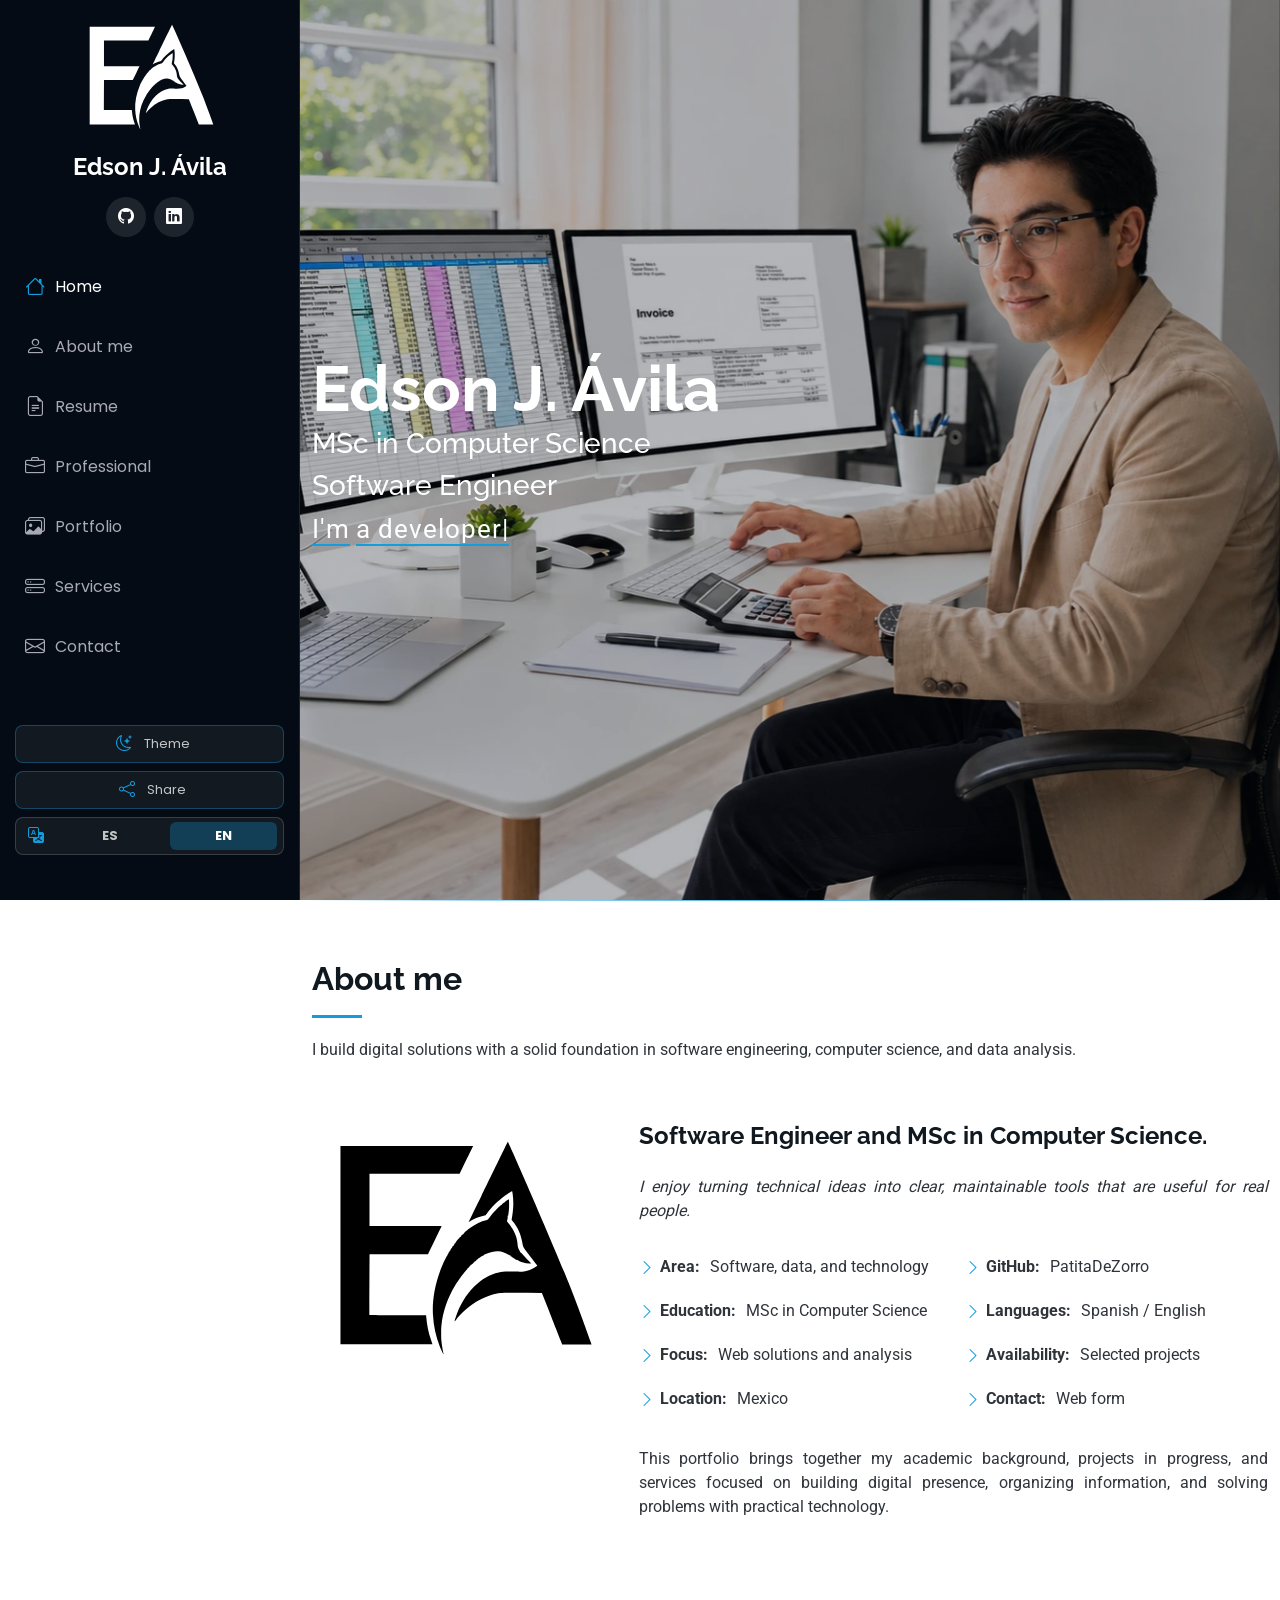
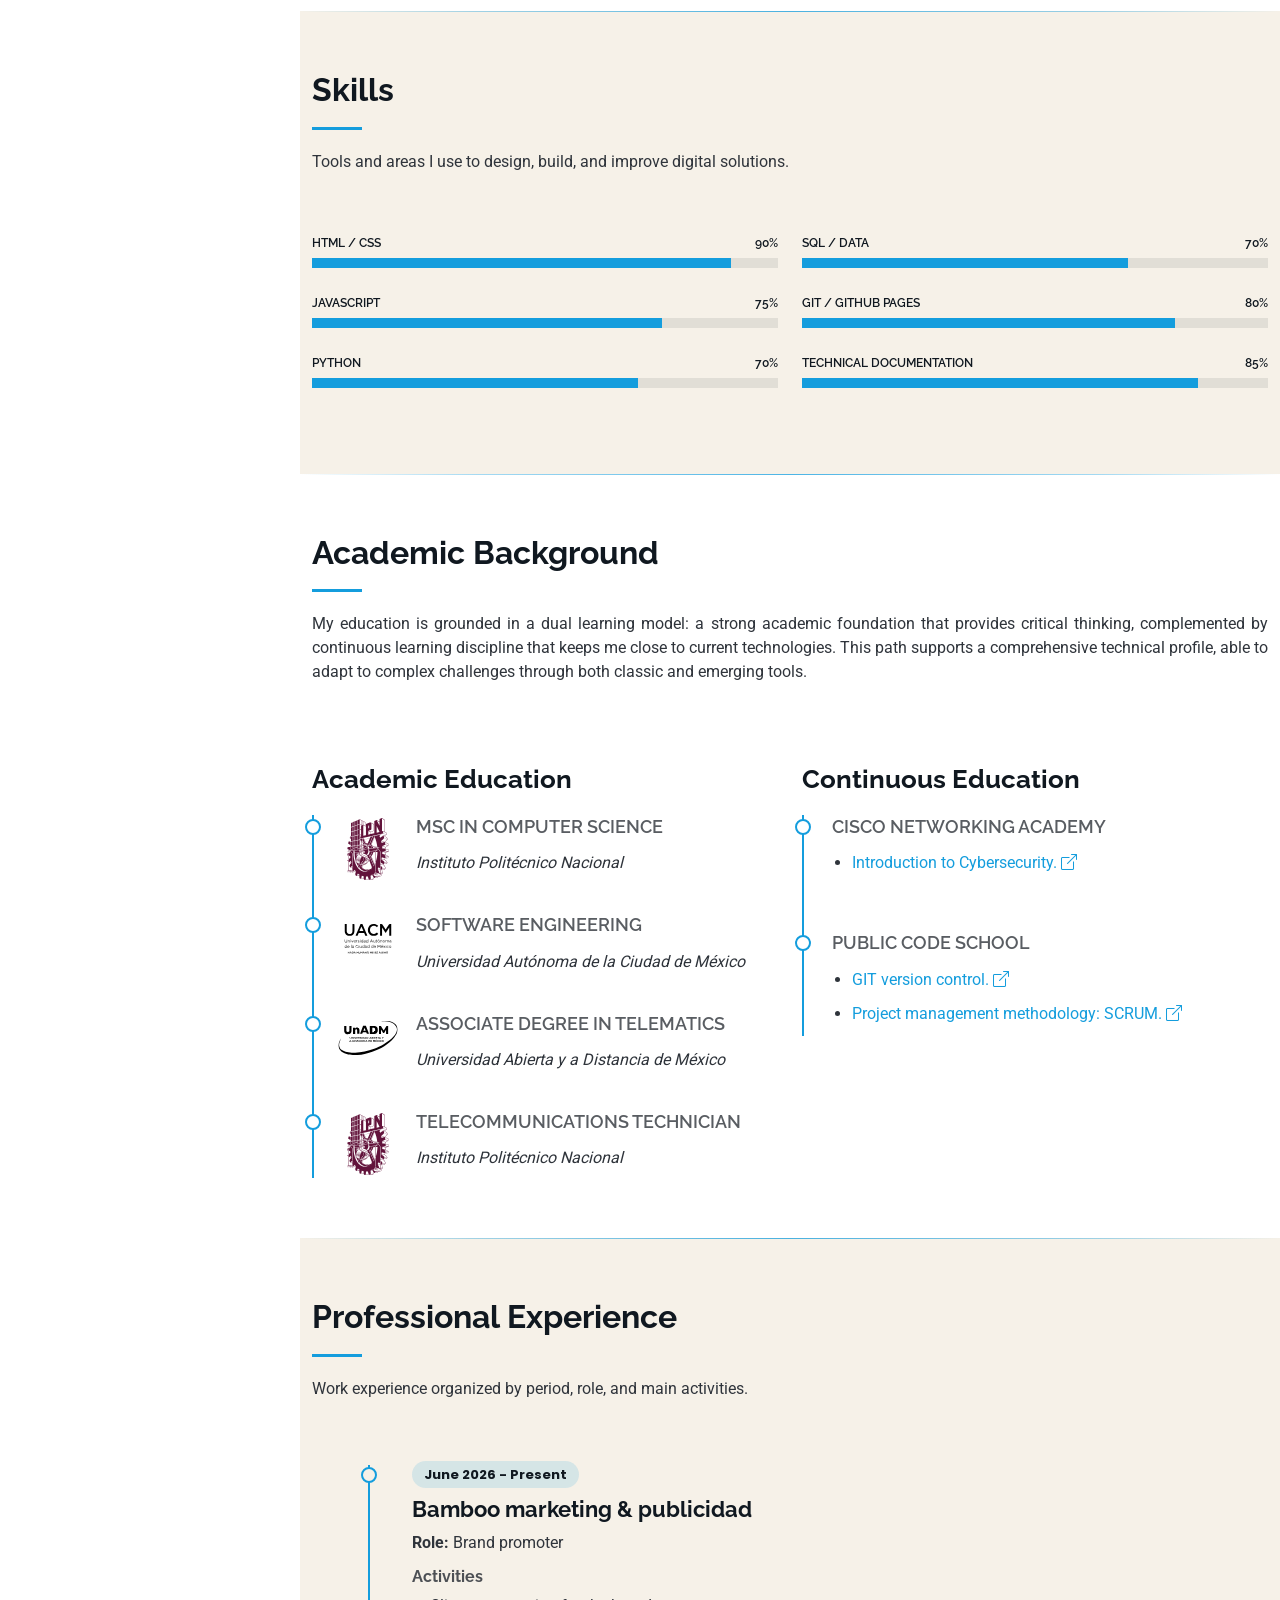
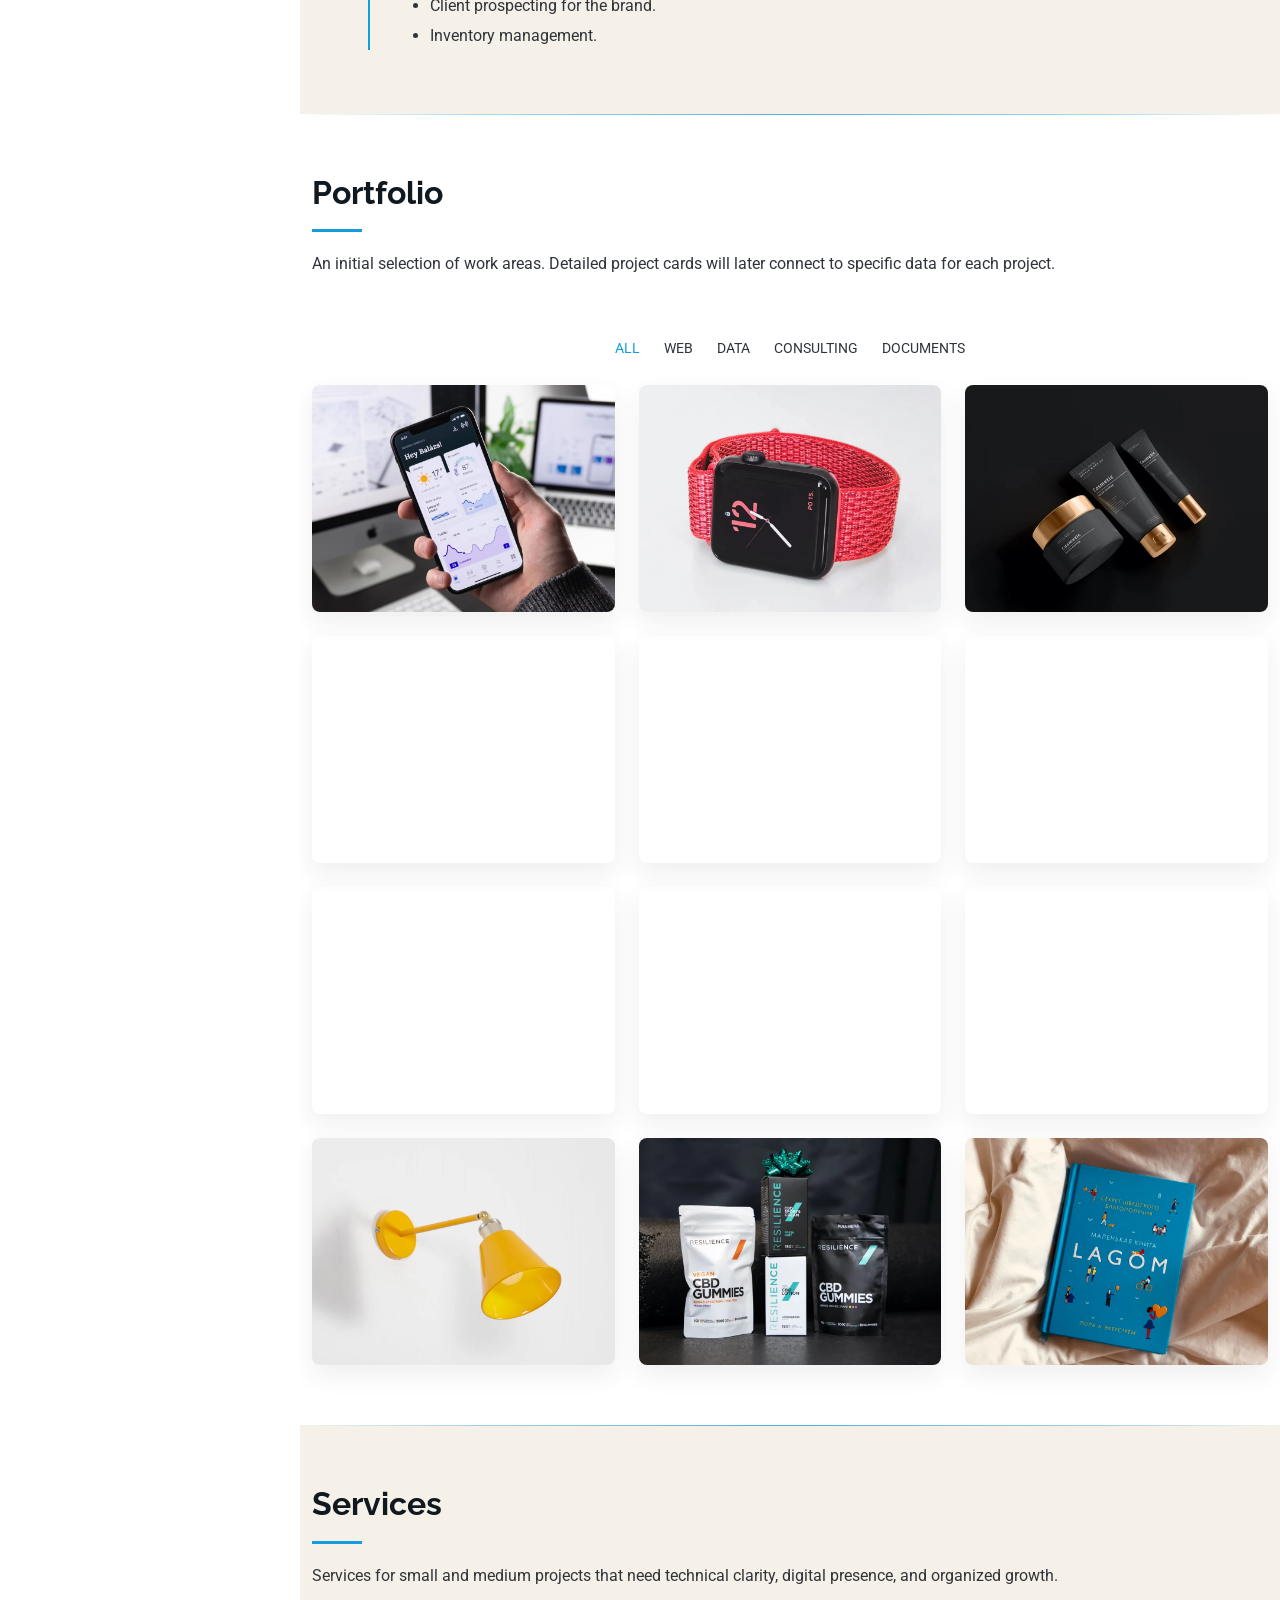
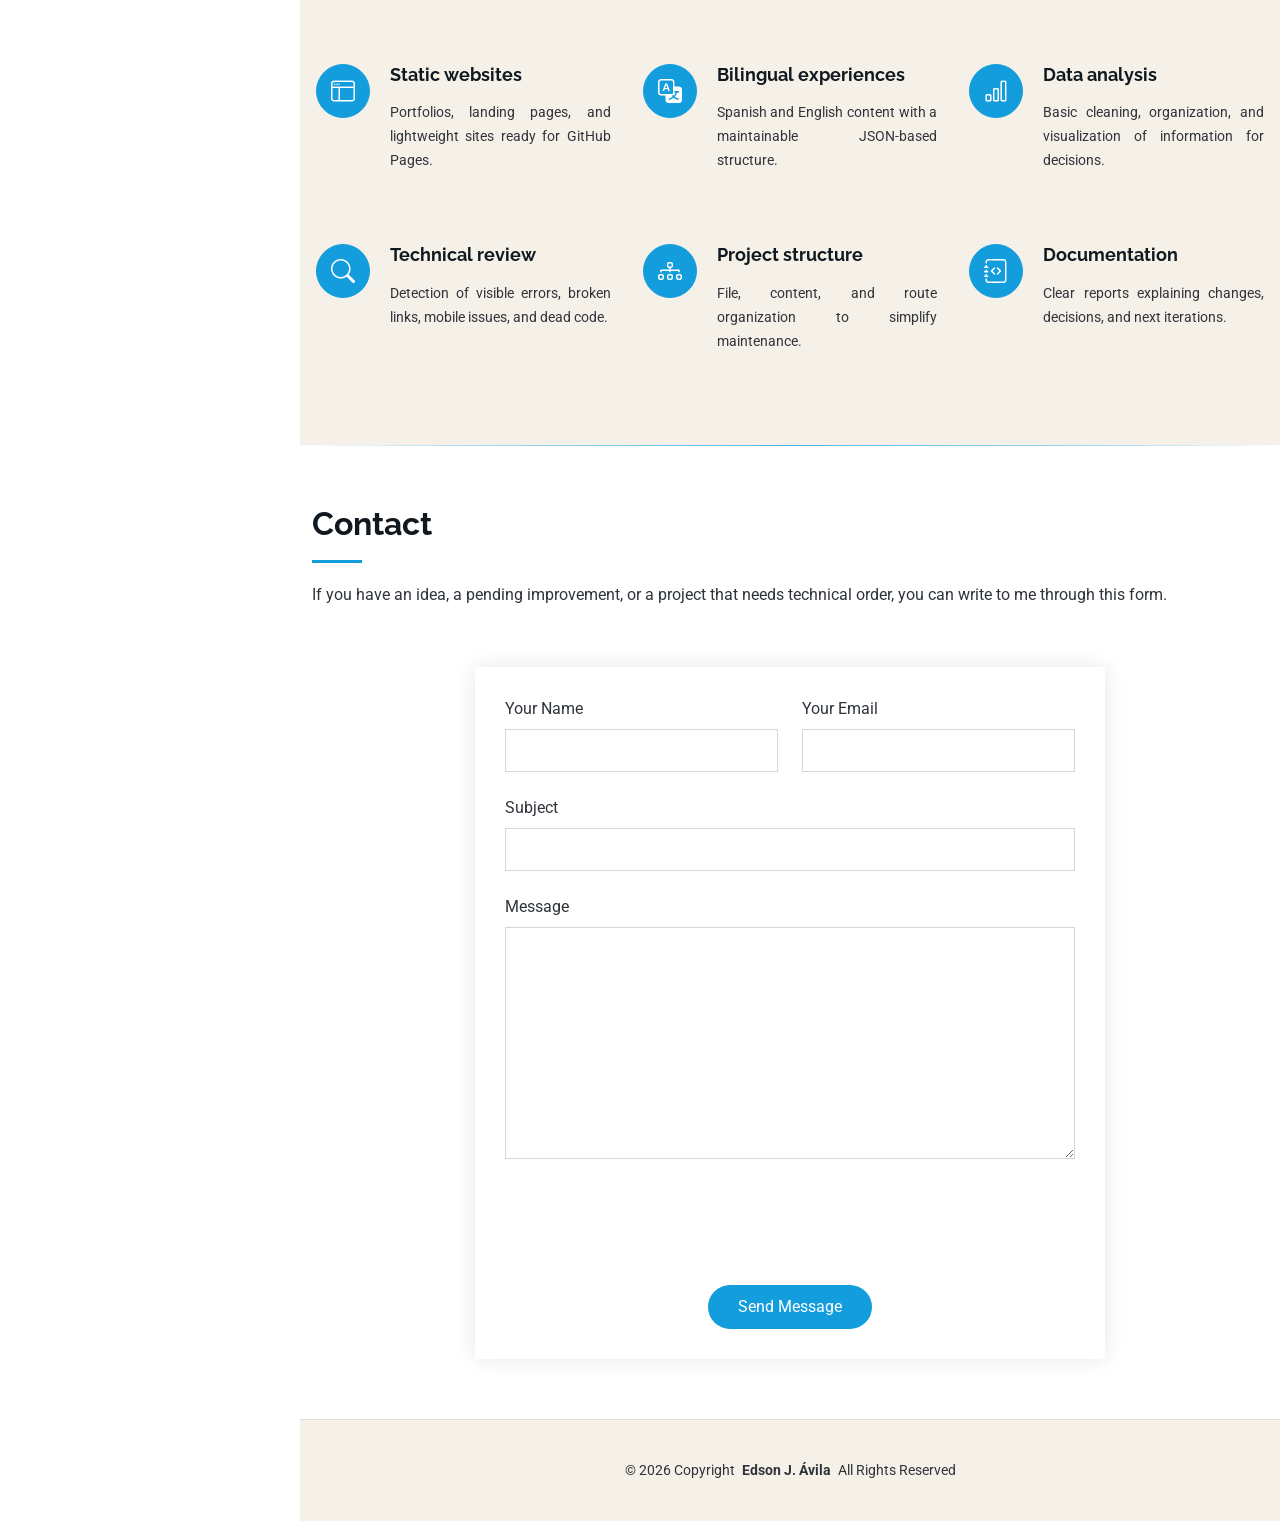
<file: index.html>
<!DOCTYPE html>
<html lang="es">

<head>
  <meta charset="utf-8">
  <meta content="width=device-width, initial-scale=1.0" name="viewport">
  <title>Edson J. Ávila - Portafolio</title>
  <meta content="Portafolio personal de Edson J. Ávila, ingeniero de software y maestro en informática." name="description" data-i18n-attr="content:meta.description">
  <meta content="software, informática, datos, desarrollo web, portafolio" name="keywords">
  <meta content="#149ddd" name="theme-color">
  <meta content="index, follow" name="robots">
  <meta content="20260620-v19-section-separators" name="asset-version">
  <meta content="Edson J. Ávila - Portafolio" property="og:title" data-i18n-attr="content:meta.title">
  <meta content="Portafolio personal de Edson J. Ávila, ingeniero de software y maestro en informática." property="og:description" data-i18n-attr="content:meta.description">
  <meta content="website" property="og:type">
  <meta content="https://patitadezorro.dpdns.org/" property="og:url">
  <meta content="https://patitadezorro.dpdns.org/assets/img/hero/hero_1.webp" property="og:image">
  <meta content="summary_large_image" name="twitter:card">
  <meta content="Edson J. Ávila - Portafolio" name="twitter:title" data-i18n-attr="content:meta.title">
  <meta content="Portafolio personal de Edson J. Ávila, ingeniero de software y maestro en informática." name="twitter:description" data-i18n-attr="content:meta.description">
  <meta content="https://patitadezorro.dpdns.org/assets/img/hero/hero_1.webp" name="twitter:image">
  <link href="https://patitadezorro.dpdns.org/" rel="canonical">
  <link href="https://api.web3forms.com" rel="preconnect">
  <link href="//api.web3forms.com" rel="dns-prefetch">
  <link href="https://web3forms.com" rel="preconnect">
  <link href="//web3forms.com" rel="dns-prefetch">
  <link href="https://hcaptcha.com" rel="preconnect">
  <link href="//hcaptcha.com" rel="dns-prefetch">
  <script type="application/ld+json">
    {
      "@context": "https://schema.org",
      "@type": "Person",
      "name": "Edson J. Ávila",
      "url": "https://patitadezorro.dpdns.org/",
      "image": "https://patitadezorro.dpdns.org/assets/img/logo_personal.svg",
      "description": "Ingeniero de software y maestro en informática enfocado en soluciones web, análisis de datos y tecnología práctica.",
      "sameAs": [
        "https://github.com/PatitaDeZorro",
        "https://www.linkedin.com/in/patitadezorro"
      ],
      "knowsAbout": [
        "Software engineering",
        "Web development",
        "Data analysis",
        "Static websites",
        "Technical documentation"
      ]
    }
  </script>

  <!-- Favicons -->
  <link href="assets/img/favicon.svg" rel="icon">

  <!-- Fonts -->
  <link href="assets/css/fonts.css?v=20260620-v19-section-separators" rel="stylesheet">

  <!-- Vendor CSS Files -->
  <link href="assets/vendor/bootstrap/css/bootstrap.min.css" rel="stylesheet">
  <link href="assets/vendor/bootstrap-icons/bootstrap-icons.css" rel="stylesheet">
  <link href="assets/vendor/aos/aos.css" rel="stylesheet">
  <link href="assets/vendor/swiper/swiper-bundle.min.css" rel="stylesheet">

  <!-- Main CSS File -->
  <link href="assets/css/main.css?v=20260620-v19-section-separators" rel="stylesheet">
  <link href="assets/css/modal.css?v=20260620-v19-section-separators" rel="stylesheet">

</head>

<body class="index-page" data-page="index">
  <a class="skip-link" href="#main-content">Saltar al contenido / Skip to content</a>
  <noscript>
    <div class="noscript-warning">Este sitio requiere JavaScript para mostrar su contenido completo. / This site requires JavaScript to show its full content.</div>
  </noscript>

  <header id="header" class="header dark-background d-flex flex-column">
    <i class="header-toggle d-xl-none bi bi-list"></i>

    <div class="personal-logo">
      <img src="assets/img/logo_personal.svg" alt="Edson J. Ávila logo">
    </div>

    <a href="index.html" class="logo d-flex align-items-center justify-content-center">
      <h1 class="sitename" data-i18n="site.name">Edson J. Ávila</h1>
    </a>

    <div class="social-links text-center">
      <a href="https://github.com/PatitaDeZorro" class="github" aria-label="GitHub" target="_blank" rel="noopener noreferrer"><i class="bi bi-github" aria-hidden="true"></i></a>
      <a href="https://www.linkedin.com/in/patitadezorro" class="linkedin" aria-label="LinkedIn" target="_blank" rel="noopener noreferrer"><i class="bi bi-linkedin" aria-hidden="true"></i></a>
    </div>
    <nav id="navmenu" class="navmenu">
      <ul>
        <li><a href="#hero" class="active"><i class="bi bi-house navicon"></i><span data-i18n="nav.home">Home</span></a></li>
        <li><a href="#about"><i class="bi bi-person navicon"></i> <span data-i18n="nav.about">About</span></a></li>
        <li><a href="#resume"><i class="bi bi-file-earmark-text navicon"></i> <span data-i18n="nav.resume">Resume</span></a></li>
        <li><a href="#professional"><i class="bi bi-briefcase navicon"></i> <span data-i18n="nav.professional">Trayectoria profesional</span></a></li>
        <li><a href="#portfolio"><i class="bi bi-images navicon"></i> <span data-i18n="nav.portfolio">Portfolio</span></a></li>
        <li><a href="#services"><i class="bi bi-hdd-stack navicon"></i> <span data-i18n="nav.services">Services</span></a></li>
        <li><a href="#contact"><i class="bi bi-envelope navicon"></i> <span data-i18n="nav.contact">Contact</span></a></li>
      </ul>
    </nav>

    <div class="sidebar-actions" aria-label="Preferencias" data-i18n-attr="aria-label:controls.preferences">
      <button type="button" class="control-button theme-toggle" aria-label="Cambiar tema" data-i18n-attr="aria-label:controls.theme">
        <i class="bi bi-moon-stars"></i>
        <span data-i18n="controls.themeShort">Tema</span>
      </button>

      <button type="button" class="control-button share-site" aria-label="Compartir portafolio" data-i18n-attr="aria-label:controls.share">
        <i class="bi bi-share"></i>
        <span data-i18n="controls.shareShort">Compartir</span>
      </button>

      <div class="language-switch" aria-label="Language selector">
        <i class="bi bi-translate"></i>
        <button type="button" class="lang-option" data-lang="es" aria-label="Español">ES</button>
        <button type="button" class="lang-option" data-lang="en" aria-label="English">EN</button>
      </div>

      <p class="sidebar-action-status" aria-live="polite"></p>
    </div>

  </header>

  <main id="main-content" class="main" tabindex="-1">

    <!-- Hero Section -->
    <section id="hero" class="hero section dark-background">

      <div class="hero-slider swiper init-swiper" data-aos="fade-in">
        <script type="application/json" class="swiper-config">
          {
            "loop": true,
            "speed": 900,
            "effect": "fade",
            "fadeEffect": {
              "crossFade": true
            },
            "autoplay": {
              "delay": 4500,
              "disableOnInteraction": false
            }
          }
        </script>
        <div class="swiper-wrapper">
          <div class="swiper-slide">
            <picture class="hero-media">
              <source srcset="assets/img/hero/hero_1-mobile.webp" media="(max-width: 575px)">
              <img src="assets/img/hero/hero_1.webp" alt="Presentación visual del portafolio de Edson J. Ávila" fetchpriority="high" decoding="async">
            </picture>
          </div>
          <div class="swiper-slide">
            <picture class="hero-media">
              <source srcset="assets/img/hero/hero_2-mobile.webp" media="(max-width: 575px)">
              <img src="assets/img/hero/hero_2.webp" alt="Trabajo web y tecnología" loading="lazy" decoding="async">
            </picture>
          </div>
          <div class="swiper-slide">
            <picture class="hero-media">
              <source srcset="assets/img/hero/hero_3-mobile.webp" media="(max-width: 575px)">
              <img src="assets/img/hero/hero_3.webp" alt="Desarrollo de soluciones digitales" loading="lazy" decoding="async">
            </picture>
          </div>
        </div>
      </div>

      <div class="container" data-aos="fade-up" data-aos-delay="100">
        <h2 data-i18n="site.name">Edson J. Ávila</h2>
        <h3 data-i18n="hero.degree1">Mtro. en Informática</h3>
        <h3 data-i18n="hero.degree2">Ing. en Software</h3>
        <p><span data-i18n="hero.prefix">Soy</span> <span class="typed" data-i18n="hero.typedFirst" data-i18n-attr="data-typed-items:hero.typedItems">desarrollador</span></p>
      </div>

    </section><!-- /Hero Section -->

    <!-- About Section -->
    <section id="about" class="about section">

      <!-- Section Title -->
      <div class="container section-title" data-aos="fade-up">
        <h2 data-i18n="about.title">About</h2>
        <p data-i18n="about.summary">Construyo soluciones digitales con una base sólida en ingeniería de software, informática y análisis de datos.</p>
      </div><!-- End Section Title -->

      <div class="container" data-aos="fade-up" data-aos-delay="100">

        <div class="row gy-4 justify-content-center">
          <div class="col-lg-4">
            <img src="assets/img/logo_personal.svg" class="img-fluid about-logo" alt="Edson J. Ávila logo">
          </div>
          <div class="col-lg-8 content">
            <h3 data-i18n="about.profileTitle">Ingeniero de Software y Maestro en Informática.</h3>
            <p class="fst-italic py-3" data-i18n="about.intro">
              Me interesa convertir ideas técnicas en herramientas claras, mantenibles y útiles para personas reales.
            </p>
            <div class="row">
              <div class="col-lg-6">
                <ul>
                  <li><i class="bi bi-chevron-right"></i> <strong data-i18n="about.info.areaLabel">Área:</strong> <span data-i18n="about.info.areaValue">Software, datos y tecnología</span></li>
                  <li><i class="bi bi-chevron-right"></i> <strong data-i18n="about.info.degreeLabel">Formación:</strong> <span data-i18n="about.info.degreeValue">Maestría en Informática</span></li>
                  <li><i class="bi bi-chevron-right"></i> <strong data-i18n="about.info.focusLabel">Enfoque:</strong> <span data-i18n="about.info.focusValue">Soluciones web y análisis</span></li>
                  <li><i class="bi bi-chevron-right"></i> <strong data-i18n="about.info.locationLabel">Ubicación:</strong> <span data-i18n="about.info.locationValue">México</span></li>
                </ul>
              </div>
              <div class="col-lg-6">
                <ul>
                  <li><i class="bi bi-chevron-right"></i> <strong data-i18n="about.info.githubLabel">GitHub:</strong> <span>PatitaDeZorro</span></li>
                  <li><i class="bi bi-chevron-right"></i> <strong data-i18n="about.info.languagesLabel">Idiomas:</strong> <span data-i18n="about.info.languagesValue">Español / Inglés</span></li>
                  <li><i class="bi bi-chevron-right"></i> <strong data-i18n="about.info.availabilityLabel">Disponibilidad:</strong> <span data-i18n="about.info.availabilityValue">Proyectos seleccionados</span></li>
                  <li><i class="bi bi-chevron-right"></i> <strong data-i18n="about.info.contactLabel">Contacto:</strong> <span data-i18n="about.info.contactValue">Formulario web</span></li>
                </ul>
              </div>
            </div>
            <p class="py-3" data-i18n="about.body">
              Este portafolio reúne mi preparación académica, proyectos en desarrollo y servicios orientados a crear presencia digital, organizar información y resolver problemas con tecnología práctica.
            </p>
          </div>
        </div>

      </div>

    </section><!-- /About Section -->

    <!-- Skills Section -->
    <section id="skills" class="skills section light-background">

      <!-- Section Title -->
      <div class="container section-title" data-aos="fade-up">
        <h2 data-i18n="skills.title">Skills</h2>
        <p data-i18n="skills.summary">Herramientas y áreas que uso para diseñar, construir y mejorar soluciones digitales.</p>
      </div><!-- End Section Title -->

      <div class="container" data-aos="fade-up" data-aos-delay="100">

        <div class="row skills-content skills-animation" id="skills-items"></div>

      </div>

    </section><!-- /Skills Section -->

    <!-- Resume Section -->
    <section id="resume" class="resume section">

      <!-- Section Title -->
      <div class="container section-title" data-aos="fade-up">
        <h2 data-i18n="resume.title">Resume</h2>
        <p data-i18n="resume.summary">Formación académica y experiencia profesional con énfasis en tecnología, atención, análisis y mejora continua.</p>
      </div><!-- End Section Title -->

      <div class="container">

        <div class="row" id="resume-items"></div>

      </div>

    </section><!-- /Resume Section -->

    <!-- Professional Section -->
    <section id="professional" class="professional section light-background">

      <!-- Section Title -->
      <div class="container section-title" data-aos="fade-up">
        <h2 data-i18n="professional.title">Trayectoria Profesional</h2>
        <p data-i18n="professional.summary">Experiencia laboral organizada por periodo, puesto y actividades principales.</p>
      </div><!-- End Section Title -->

      <div class="container">
        <div class="professional-timeline" id="professional-items"></div>
      </div>

    </section><!-- /Professional Section -->

    <!-- Portfolio Section -->
    <section id="portfolio" class="portfolio section">

      <!-- Section Title -->
      <div class="container section-title" data-aos="fade-up">
        <h2 data-i18n="portfolio.title">Portfolio</h2>
        <p data-i18n="portfolio.summary">Una selección inicial de líneas de trabajo. Las fichas detalladas se conectarán después con datos específicos de cada proyecto.</p>
      </div><!-- End Section Title -->

      <div class="container">

        <div class="isotope-layout" data-default-filter="*" data-layout="masonry" data-sort="original-order">

          <ul class="portfolio-filters isotope-filters" data-aos="fade-up" data-aos-delay="100">
            <li data-filter="*" class="filter-active" data-i18n="portfolio.filters.all" role="button" tabindex="0">All</li>
            <li data-filter=".filter-app" data-i18n="portfolio.filters.app" role="button" tabindex="0">Web</li>
            <li data-filter=".filter-product" data-i18n="portfolio.filters.product" role="button" tabindex="0">Datos</li>
            <li data-filter=".filter-branding" data-i18n="portfolio.filters.branding" role="button" tabindex="0">Consultoría</li>
            <li data-filter=".filter-books" data-i18n="portfolio.filters.books" role="button" tabindex="0">Documentos</li>
          </ul><!-- End Portfolio Filters -->

          <div class="row gy-4 isotope-container" id="portfolio-items" data-aos="fade-up" data-aos-delay="200"></div><!-- End Portfolio Container -->

        </div>

      </div>

    </section><!-- /Portfolio Section -->

    <!-- Services Section -->
    <section id="services" class="services section light-background">

      <!-- Section Title -->
      <div class="container section-title" data-aos="fade-up">
        <h2 data-i18n="services.title">Services</h2>
        <p data-i18n="services.summary">Servicios pensados para proyectos pequeños o medianos que necesitan claridad técnica, presencia digital y crecimiento ordenado.</p>
      </div><!-- End Section Title -->

      <div class="container">

        <div class="row gy-4" id="services-items"></div>

      </div>

    </section><!-- /Services Section -->

    <!-- Contact Section -->
    <section id="contact" class="contact section">

      <!-- Section Title -->
      <div class="container section-title" data-aos="fade-up">
        <h2 data-i18n="contact.title">Contact</h2>
        <p data-i18n="contact.summary">Si tienes una idea, una mejora pendiente o un proyecto que necesita orden técnico, puedes escribirme desde este formulario.</p>
      </div><!-- End Section Title -->

      <div class="container" data-aos="fade-up" data-aos-delay="100">

        <div class="row gy-4 justify-content-center">

          <div class="col-lg-8">
            <form id="contact-form" action="https://api.web3forms.com/submit" method="post" class="php-email-form" data-aos="fade-up" data-aos-delay="200">
              <input type="hidden" name="access_key" value="e551d478-32d1-46de-bd88-e919fe265d13">
              <input type="checkbox" name="botcheck" class="d-none" style="display: none;">
              <div class="row gy-4">

                <div class="col-md-6">
                  <label for="name-field" class="pb-2" data-i18n="contact.form.name">Your Name</label>
                  <input type="text" name="name" id="name-field" class="form-control" autocomplete="name" maxlength="100" required="">
                </div>

                <div class="col-md-6">
                  <label for="email-field" class="pb-2" data-i18n="contact.form.email">Your Email</label>
                  <input type="email" class="form-control" name="email" id="email-field" autocomplete="email" maxlength="254" required="">
                </div>

                <div class="col-md-12">
                  <label for="subject-field" class="pb-2" data-i18n="contact.form.subject">Subject</label>
                  <input type="text" class="form-control" name="subject" id="subject-field" autocomplete="off" maxlength="150" required="">
                </div>

                <div class="col-md-12">
                  <label for="message-field" class="pb-2" data-i18n="contact.form.message">Message</label>
                  <textarea class="form-control" name="message" rows="10" id="message-field" autocomplete="off" maxlength="3000" required=""></textarea>
                </div>

                <div class="col-md-12">
                  <div class="captcha-wrap">
                    <div class="h-captcha" data-captcha="true"></div>
                  </div>
                </div>

                <div class="col-md-12 text-center">
                  <div class="loading" data-i18n="contact.form.loading">Loading</div>
                  <div class="error-message" role="alert" aria-live="polite"></div>
                  <div class="sent-message" role="status" aria-live="polite" data-i18n="contact.form.success">Your message has been sent. Thank you!</div>

                  <button type="submit" data-i18n="contact.form.submit">Send Message</button>
                </div>

              </div>
            </form>
          </div><!-- End Contact Form -->

        </div>

      </div>

    </section><!-- /Contact Section -->

  </main>

  <div id="imagenes-modal-root"></div>
  <div id="texto-modal-root"></div>

  <footer id="footer" class="footer position-relative light-background">

    <div class="container">
      <div class="copyright text-center ">
        <p>© <span id="copyright-year">2026</span> <span>Copyright</span> <strong class="px-1 sitename">Edson J. Ávila</strong> <span>All Rights Reserved</span></p>
      </div>
    </div>

  </footer>

  <!-- Scroll Top -->
  <a href="#" id="scroll-top" class="scroll-top d-flex align-items-center justify-content-center" aria-label="Volver arriba" data-i18n-attr="aria-label:controls.backToTop"><i class="bi bi-arrow-up-short" aria-hidden="true"></i></a>

  <!-- Preloader -->
  <div id="preloader" aria-hidden="true"></div>

  <!-- Vendor JS Files -->
  <script src="assets/vendor/bootstrap/js/bootstrap.bundle.min.js"></script>
  <script src="assets/vendor/aos/aos.js"></script>
  <script src="assets/vendor/typed.js/typed.umd.js"></script>
  <script src="assets/vendor/waypoints/noframework.waypoints.js"></script>
  <script src="assets/vendor/imagesloaded/imagesloaded.pkgd.min.js"></script>
  <script src="assets/vendor/isotope-layout/isotope.pkgd.min.js"></script>
  <script src="assets/vendor/swiper/swiper-bundle.min.js"></script>
  <script src="assets/js/i18n.js?v=20260620-v19-section-separators"></script>
  <script src="assets/js/preferences.js?v=20260620-v19-section-separators"></script>
  <script src="assets/js/content-utils.js?v=20260620-v19-section-separators"></script>
  <script src="assets/js/skills.js?v=20260620-v19-section-separators"></script>
  <script src="assets/js/resume.js?v=20260620-v19-section-separators"></script>
  <script src="assets/js/professional.js?v=20260620-v19-section-separators"></script>
  <script src="assets/js/services.js?v=20260620-v19-section-separators"></script>
  <script src="assets/js/portfolio.js?v=20260620-v19-section-separators"></script>
  <script src="assets/js/modals.js?v=20260620-v19-section-separators"></script>
  <script src="https://web3forms.com/client/script.js" async defer></script>

  <!-- Main JS File -->
  <script src="assets/js/main.js?v=20260620-v19-section-separators"></script>

</body>

</html>
</file>
<file: assets/css/fonts.css>
@font-face {
  font-family: 'Roboto';
  font-style: normal;
  font-weight: 400 800;
  font-stretch: 100%;
  font-display: swap;
  src: url(../fonts/roboto-latin-variable.woff2) format('woff2');
  unicode-range: U+0000-00FF, U+0131, U+0152-0153, U+02BB-02BC, U+02C6, U+02DA, U+02DC, U+0304, U+0308, U+0329, U+2000-206F, U+20AC, U+2122, U+2191, U+2193, U+2212, U+2215, U+FEFF, U+FFFD;
}

@font-face {
  font-family: 'Raleway';
  font-style: normal;
  font-weight: 400 800;
  font-display: swap;
  src: url(../fonts/raleway-latin-variable.woff2) format('woff2');
  unicode-range: U+0000-00FF, U+0131, U+0152-0153, U+02BB-02BC, U+02C6, U+02DA, U+02DC, U+0304, U+0308, U+0329, U+2000-206F, U+20AC, U+2122, U+2191, U+2193, U+2212, U+2215, U+FEFF, U+FFFD;
}

@font-face {
  font-family: 'Poppins';
  font-style: normal;
  font-weight: 400;
  font-display: swap;
  src: url(../fonts/google-font-039.woff2) format('woff2');
  unicode-range: U+0000-00FF, U+0131, U+0152-0153, U+02BB-02BC, U+02C6, U+02DA, U+02DC, U+0304, U+0308, U+0329, U+2000-206F, U+20AC, U+2122, U+2191, U+2193, U+2212, U+2215, U+FEFF, U+FFFD;
}

@font-face {
  font-family: 'Poppins';
  font-style: normal;
  font-weight: 600;
  font-display: swap;
  src: url(../fonts/google-font-045.woff2) format('woff2');
  unicode-range: U+0000-00FF, U+0131, U+0152-0153, U+02BB-02BC, U+02C6, U+02DA, U+02DC, U+0304, U+0308, U+0329, U+2000-206F, U+20AC, U+2122, U+2191, U+2193, U+2212, U+2215, U+FEFF, U+FFFD;
}

@font-face {
  font-family: 'Poppins';
  font-style: normal;
  font-weight: 700;
  font-display: swap;
  src: url(../fonts/google-font-048.woff2) format('woff2');
  unicode-range: U+0000-00FF, U+0131, U+0152-0153, U+02BB-02BC, U+02C6, U+02DA, U+02DC, U+0304, U+0308, U+0329, U+2000-206F, U+20AC, U+2122, U+2191, U+2193, U+2212, U+2215, U+FEFF, U+FFFD;
}

@font-face {
  font-family: 'Poppins';
  font-style: normal;
  font-weight: 800;
  font-display: swap;
  src: url(../fonts/google-font-051.woff2) format('woff2');
  unicode-range: U+0000-00FF, U+0131, U+0152-0153, U+02BB-02BC, U+02C6, U+02DA, U+02DC, U+0304, U+0308, U+0329, U+2000-206F, U+20AC, U+2122, U+2191, U+2193, U+2212, U+2215, U+FEFF, U+FFFD;
}
</file>
<file: assets/css/main.css>
/*--------------------------------------------------------------
# Font & Color Variables
--------------------------------------------------------------*/
/* Fonts */
:root {
  --default-font: "Roboto",  system-ui, -apple-system, "Segoe UI", Roboto, "Helvetica Neue", Arial, "Noto Sans", "Liberation Sans", sans-serif, "Apple Color Emoji", "Segoe UI Emoji", "Segoe UI Symbol", "Noto Color Emoji";
  --heading-font: "Raleway",  sans-serif;
  --nav-font: "Poppins",  sans-serif;
}

/* Global Colors - The following color variables are used throughout the website. Updating them here will change the color scheme of the entire website */
:root { 
  --background-color: #ffffff; /* Background color for the entire website, including individual sections */
  --default-color: #2f343b; /* Default color used for the majority of the text content across the entire website */
  --heading-color: #101820; /* Color for headings, subheadings and title throughout the website */
  --accent-color: #149ddd; /* Accent color that represents your brand on the website. It's used for buttons, links, and other elements that need to stand out */
  --surface-color: #ffffff; /* The surface color is used as a background of boxed elements within sections, such as cards, icon boxes, or other elements that require a visual separation from the global background. */
  --contrast-color: #ffffff; /* Contrast color for text, ensuring readability against backgrounds of accent, heading, or default colors. */
}

:root[data-theme="dark"] {
  --background-color: #0f1720;
  --default-color: #dbe2ea;
  --heading-color: #f7f9fb;
  --accent-color: #42b7e8;
  --surface-color: #182433;
  --contrast-color: #ffffff;
}

/* Nav Menu Colors - The following color variables are used specifically for the navigation menu. They are separate from the global colors to allow for more customization options */
:root {
  --nav-color: #a8a9b4;  /* The default color of the main navmenu links */
  --nav-hover-color: #ffffff; /* Applied to main navmenu links when they are hovered over or active */
  --nav-mobile-background-color: #040b14; /* Used as the background color for mobile navigation menu */
}

/* Color Presets - These classes override global colors when applied to any section or element, providing reuse of the sam color scheme. */

.light-background {
  --background-color: #f6f1e8;
  --surface-color: #ffffff;
}

:root[data-theme="dark"] .light-background {
  --background-color: #17202b;
  --surface-color: #1f2c3b;
}

.dark-background {
  --background-color: #040b14;
  --default-color: #ffffff;
  --heading-color: #ffffff;
  --surface-color: #151f2b;
  --contrast-color: #ffffff;
}

:root[data-theme="dark"] .dark-background {
  --background-color: #07111f;
  --surface-color: #101c2b;
}

/* Smooth scroll */
:root {
  scroll-behavior: smooth;
}

/*--------------------------------------------------------------
# General Styling & Shared Classes
--------------------------------------------------------------*/
body {
  color: var(--default-color);
  background-color: var(--background-color);
  font-family: var(--default-font);
}

a {
  color: var(--accent-color);
  text-decoration: none;
  transition: 0.3s;
}

a:hover {
  color: color-mix(in srgb, var(--accent-color), transparent 25%);
  text-decoration: none;
}

h1,
h2,
h3,
h4,
h5,
h6 {
  color: var(--heading-color);
  font-family: var(--heading-font);
}

/* PHP Email Form Messages
------------------------------*/
.php-email-form .error-message {
  display: none;
  background: #df1529;
  color: #ffffff;
  text-align: left;
  padding: 15px;
  margin-bottom: 24px;
  font-weight: 600;
}

.php-email-form .sent-message {
  display: none;
  color: #ffffff;
  background: #059652;
  text-align: center;
  padding: 15px;
  margin-bottom: 24px;
  font-weight: 600;
}

.php-email-form .loading {
  display: none;
  background: var(--surface-color);
  text-align: center;
  padding: 15px;
  margin-bottom: 24px;
}

.php-email-form .loading:before {
  content: "";
  display: inline-block;
  border-radius: 50%;
  width: 24px;
  height: 24px;
  margin: 0 10px -6px 0;
  border: 3px solid var(--accent-color);
  border-top-color: var(--surface-color);
  animation: php-email-form-loading 1s linear infinite;
}

@keyframes php-email-form-loading {
  0% {
    transform: rotate(0deg);
  }

  100% {
    transform: rotate(360deg);
  }
}

/*--------------------------------------------------------------
# Global Header
--------------------------------------------------------------*/
.header {
  color: var(--default-color);
  background-color: var(--background-color);
  position: fixed;
  top: 0;
  left: 0;
  bottom: 0;
  padding: 0 15px;
  width: 300px;
  transition: all ease-in-out 0.3s;
  overflow-y: auto;
  z-index: 997;
  border-right: 1px solid color-mix(in srgb, var(--default-color), transparent 90%);
}

.header .personal-logo img {
  margin: 15px auto 10px auto;
  display: block;
  width: 128px;
  max-width: 70%;
  filter: invert(1);
}

.header .logo {
  line-height: 1;
  margin-bottom: 15px;
}

.header .logo img {
  max-height: 32px;
  margin-right: 8px;
}

.header .logo h1 {
  font-size: 24px;
  margin: 0;
  font-weight: 700;
  color: var(--heading-color);
}

.header .social-links {
  margin: 0 0 20px 0;
}

.header .social-links a {
  font-size: 16px;
  display: inline-flex;
  align-items: center;
  justify-content: center;
  background: color-mix(in srgb, var(--default-color), transparent 90%);
  color: var(--default-color);
  margin: 0 2px;
  border-radius: 50%;
  text-align: center;
  width: 40px;
  height: 40px;
  transition: 0.3s;
}

.header .social-links a:hover {
  color: var(--contrast-color);
  background: var(--accent-color);
}

.header .sidebar-actions {
  display: flex;
  flex-direction: column;
  align-items: center;
  justify-content: center;
  margin: auto 0 20px 0;
  padding-top: 20px;
}

.header .control-button,
.header .language-switch {
  display: flex;
  align-items: center;
  justify-content: center;
  gap: 6px;
  width: 100%;
  min-height: 38px;
  border: 1px solid color-mix(in srgb, var(--default-color), transparent 84%);
  border-radius: 8px;
  background: color-mix(in srgb, var(--default-color), transparent 94%);
  color: color-mix(in srgb, var(--default-color), transparent 25%);
  font-family: var(--nav-font);
  font-size: 13px;
  margin-top: 8px;
  padding: 4px 6px;
  transition: 0.3s;
}

.header .control-button {
  border-color: color-mix(in srgb, var(--accent-color), transparent 65%);
  cursor: pointer;
}

.header .control-button:hover,
.header .control-button:focus-visible,
.header .language-switch:hover {
  color: var(--nav-hover-color);
  border-color: color-mix(in srgb, var(--accent-color), transparent 25%);
  background: color-mix(in srgb, var(--accent-color), transparent 82%);
}

.header .control-button[hidden] {
  display: none;
}

.header .control-button i,
.header .language-switch i {
  flex: 0 0 28px;
  color: var(--accent-color);
  font-size: 16px;
  text-align: center;
}

.header .language-switch button {
  align-self: stretch;
  flex: 1 1 0;
  border: 0;
  border-radius: 6px;
  padding: 0 10px;
  background: transparent;
  color: inherit;
  font: inherit;
  font-weight: 700;
  cursor: pointer;
  min-width: 0;
  transition: 0.3s;
}

.header .language-switch button:hover,
.header .language-switch button.active {
  color: var(--nav-hover-color);
  background: color-mix(in srgb, var(--accent-color), transparent 72%);
}

.header .sidebar-action-status {
  min-height: 18px;
  margin: 8px 0 0;
  color: color-mix(in srgb, var(--default-color), transparent 32%);
  font-family: var(--nav-font);
  font-size: 12px;
  line-height: 1.25;
  text-align: center;
}

@media (min-width: 1200px) {

  .header~main,
  .header~#footer {
    margin-left: 300px;
  }
}

@media (max-width: 1199px) {
  .header {
    left: -100%;
  }
}

.header.header-show {
  left: 0;
}

.header .header-toggle {
  color: var(--contrast-color);
  background-color: var(--accent-color);
  font-size: 22px;
  display: flex;
  align-items: center;
  justify-content: center;
  width: 40px;
  height: 40px;
  border-radius: 50%;
  cursor: pointer;
  position: fixed;
  top: 15px;
  right: 15px;
  z-index: 9999;
  transition: background-color 0.3s;
}

.header .header-toggle:hover {
  color: var(--contrast-color);
  background-color: color-mix(in srgb, var(--accent-color) 90%, white 15%);
}

/*--------------------------------------------------------------
# Navigation Menu
--------------------------------------------------------------*/
.mobile-nav-toggle {
  display: none;
}

.navmenu {
  padding: 0;
  z-index: 9997;
}

.navmenu ul {
  list-style: none;
  padding: 0 0 20px 0;
  margin: 0;
}

.navmenu a,
.navmenu a:focus {
  color: var(--nav-color);
  padding: 15px 10px;
  font-family: var(--nav-font);
  font-size: 16px;
  font-weight: 400;
  display: flex;
  align-items: center;
  white-space: nowrap;
  transition: 0.3s;
  width: 100%;
}

.navmenu a .navicon,
.navmenu a:focus .navicon {
  font-size: 20px;
  margin-right: 10px;
}

.navmenu a:hover,
.navmenu .active,
.navmenu .active:focus {
  color: var(--nav-hover-color);
}

.navmenu a:hover .navicon,
.navmenu .active .navicon,
.navmenu .active:focus .navicon {
  color: var(--accent-color);
}

/*--------------------------------------------------------------
# Global Footer
--------------------------------------------------------------*/
.footer {
  color: var(--default-color);
  background-color: var(--background-color);
  font-size: 14px;
  padding: 40px 0;
  position: relative;
  border-top: 1px solid color-mix(in srgb, var(--default-color), transparent 90%);
}

.footer .copyright p {
  margin-bottom: 0;
}

.footer .credits {
  margin-top: 4px;
  font-size: 13px;
  text-align: center;
}

/*--------------------------------------------------------------
# Preloader
--------------------------------------------------------------*/
#preloader {
  position: fixed;
  inset: 0;
  z-index: 999999;
  overflow: hidden;
  background: var(--background-color);
  transition: all 0.6s ease-out;
}

#preloader:before {
  content: "";
  position: fixed;
  top: calc(50% - 30px);
  left: calc(50% - 30px);
  border: 6px solid #ffffff;
  border-color: var(--accent-color) transparent var(--accent-color) transparent;
  border-radius: 50%;
  width: 60px;
  height: 60px;
  animation: animate-preloader 1.5s linear infinite;
}

@keyframes animate-preloader {
  0% {
    transform: rotate(0deg);
  }

  100% {
    transform: rotate(360deg);
  }
}

/*--------------------------------------------------------------
# Scroll Top Button
--------------------------------------------------------------*/
.scroll-top {
  position: fixed;
  visibility: hidden;
  opacity: 0;
  right: 15px;
  bottom: -15px;
  z-index: 99999;
  background-color: var(--accent-color);
  width: 44px;
  height: 44px;
  border-radius: 50px;
  transition: all 0.4s;
}

.scroll-top i {
  font-size: 24px;
  color: var(--contrast-color);
  line-height: 0;
}

.scroll-top:hover {
  background-color: color-mix(in srgb, var(--accent-color), transparent 20%);
  color: var(--contrast-color);
}

.scroll-top.active {
  visibility: visible;
  opacity: 1;
  bottom: 15px;
}

/*--------------------------------------------------------------
# Error Page
--------------------------------------------------------------*/
.error-page {
  min-height: 100vh;
  background: var(--background-color);
}

.error-main {
  min-height: 100vh;
  display: grid;
  place-items: center;
  padding: 24px;
}

.error-panel {
  width: min(100%, 560px);
  text-align: center;
}

.error-panel img {
  width: 120px;
  margin-bottom: 18px;
}

.error-panel .error-logo {
  filter: saturate(1.05) contrast(1.08);
  transition: filter 0.25s ease, opacity 0.25s ease;
}

:root[data-theme="dark"] .error-panel .error-logo {
  filter: invert(1) grayscale(1) brightness(1.08) contrast(1.05);
  opacity: 0.92;
}

.error-panel .error-code {
  margin: 0;
  color: var(--accent-color);
  font-family: var(--heading-font);
  font-size: 72px;
  font-weight: 800;
  line-height: 1;
}

.error-panel h1 {
  margin: 12px 0;
  font-size: 32px;
}

.error-panel p {
  margin-bottom: 24px;
}

.error-actions {
  position: fixed;
  top: 18px;
  right: 18px;
  display: flex;
  align-items: center;
  gap: 10px;
  z-index: 10;
}

.error-actions .control-button,
.error-actions .language-switch {
  display: flex;
  align-items: center;
  justify-content: center;
  gap: 6px;
  min-height: 38px;
  border: 1px solid color-mix(in srgb, var(--default-color), transparent 84%);
  border-radius: 8px;
  background: var(--surface-color);
  color: color-mix(in srgb, var(--default-color), transparent 20%);
  box-shadow: 0 10px 24px color-mix(in srgb, var(--default-color), transparent 92%);
}

.error-actions .control-button {
  width: 42px;
  padding: 0;
}

.error-actions .language-switch {
  padding: 0 10px;
}

.error-actions .lang-option {
  border: 0;
  background: transparent;
  color: color-mix(in srgb, var(--default-color), transparent 35%);
  font-family: var(--nav-font);
  font-size: 12px;
  font-weight: 700;
  line-height: 1;
  padding: 5px 4px;
}

.error-actions .lang-option.active {
  color: var(--accent-color);
}

@media (max-width: 575px) {
  .error-actions {
    top: 12px;
    right: 12px;
  }
}

/*--------------------------------------------------------------
# Disable aos animation delay on mobile devices
--------------------------------------------------------------*/
@media screen and (max-width: 768px) {
  [data-aos-delay] {
    transition-delay: 0 !important;
  }
}

/*--------------------------------------------------------------
# Global Page Titles & Breadcrumbs
--------------------------------------------------------------*/
.page-title {
  color: var(--default-color);
  background-color: var(--background-color);
  padding: 25px 0;
  position: relative;
}

.page-title h1 {
  font-size: 24px;
  font-weight: 700;
}

.page-title .breadcrumbs ol {
  display: flex;
  flex-wrap: wrap;
  list-style: none;
  padding: 0;
  margin: 0;
  font-size: 14px;
  font-weight: 400;
}

.page-title .breadcrumbs ol li+li {
  padding-left: 10px;
}

.page-title .breadcrumbs ol li+li::before {
  content: "/";
  display: inline-block;
  padding-right: 10px;
  color: color-mix(in srgb, var(--default-color), transparent 70%);
}

/*--------------------------------------------------------------
# Global Sections
--------------------------------------------------------------*/
section,
.section {
  color: var(--default-color);
  background-color: var(--background-color);
  padding: 60px 0;
  overflow: clip;
  position: relative;
}

.main>.section:not(.hero) {
  border-top: 0;
}

.main>.section:not(.hero)::before {
  content: "";
  position: absolute;
  top: 0;
  left: 0;
  right: 0;
  height: 1px;
  background: linear-gradient(
    90deg,
    transparent,
    color-mix(in srgb, var(--accent-color), transparent 62%) 18%,
    color-mix(in srgb, var(--accent-color), transparent 24%) 50%,
    color-mix(in srgb, var(--accent-color), transparent 62%) 82%,
    transparent
  );
  pointer-events: none;
}

.main>.section.light-background {
  box-shadow: none;
}

/*--------------------------------------------------------------
# Global Section Titles
--------------------------------------------------------------*/
.section-title {
  padding-bottom: 60px;
  position: relative;
}

.section-title h2 {
  font-size: 32px;
  font-weight: 700;
  margin-bottom: 20px;
  padding-bottom: 20px;
  position: relative;
}

.section-title h2:after {
  content: "";
  position: absolute;
  display: block;
  width: 50px;
  height: 3px;
  background: var(--accent-color);
  left: 0;
  bottom: 0;
}

.section-title p {
  margin-bottom: 0;
}

.section-load-error {
  margin: 0;
  padding: 16px;
  border: 1px solid color-mix(in srgb, var(--accent-color), transparent 65%);
  border-radius: 8px;
  background: color-mix(in srgb, var(--accent-color), transparent 92%);
  color: var(--heading-color);
}

/*--------------------------------------------------------------
# Hero Section
--------------------------------------------------------------*/
.hero {
  width: 100%;
  min-height: 100vh;
  position: relative;
  padding: 80px 0;
  display: flex;
  align-items: center;
  justify-content: center;
}

.hero .hero-slider {
  position: absolute;
  inset: 0;
  z-index: 1;
}

.hero .hero-slider .swiper-wrapper,
.hero .hero-slider .swiper-slide {
  width: 100%;
  height: 100%;
}

.hero .hero-slider .hero-media {
  display: block;
  width: 100%;
  height: 100%;
}

.hero .hero-slider img {
  display: block;
  width: 100%;
  height: 100%;
  object-fit: cover;
}

.hero:before {
  content: "";
  background: color-mix(in srgb, var(--background-color), transparent 70%);
  position: absolute;
  inset: 0;
  z-index: 2;
}

.hero .container {
  position: relative;
  z-index: 3;
}

.hero h2 {
  margin: 0;
  font-size: 64px;
  font-weight: 700;
}

.hero p {
  margin: 5px 0 0 0;
  font-size: 26px;
}

.hero p span {
  letter-spacing: 1px;
  border-bottom: 2px solid var(--accent-color);
}

.hero .social-links {
  margin-top: 25px;
}

.hero .social-links a {
  font-size: 24px;
  display: inline-block;
  color: color-mix(in srgb, var(--default-color), transparent 50%);
  line-height: 1;
  margin-right: 20px;
  transition: 0.3s;
}

.hero .social-links a:hover {
  color: var(--accent-color);
}

@media (max-width: 768px) {
  .hero h2 {
    font-size: 32px;
  }

  .hero p {
    font-size: 20px;
  }
}

/*--------------------------------------------------------------
# About Section
--------------------------------------------------------------*/
.about .content h2,
.about .content h3 {
  font-weight: 700;
  font-size: 24px;
}

.about .about-logo {
  width: min(100%, 260px);
  display: block;
  margin: 0 auto;
  filter: saturate(1.05) contrast(1.08);
  transition: filter 0.25s ease, opacity 0.25s ease;
}

:root[data-theme="dark"] .about .about-logo {
  filter: invert(1) grayscale(1) brightness(1.08) contrast(1.05);
  opacity: 0.92;
}

.about .content ul {
  list-style: none;
  padding: 0;
}

.about .content ul li {
  margin-bottom: 20px;
  display: flex;
  align-items: center;
}

.about .content ul strong {
  margin-right: 10px;
}

.about .content ul i {
  font-size: 16px;
  margin-right: 5px;
  color: var(--accent-color);
  line-height: 0;
}

/*--------------------------------------------------------------
# Skills Section
--------------------------------------------------------------*/
.skills .progress {
  height: 60px;
  display: block;
  background: none;
  border-radius: 0;
}

.skills .progress .skill {
  color: var(--heading-color);
  padding: 0;
  margin: 0 0 6px 0;
  text-transform: uppercase;
  display: block;
  font-weight: 600;
  font-family: var(--heading-font);
}

.skills .progress .skill .val {
  float: right;
  font-style: normal;
}

.skills .progress-bar-wrap {
  background: color-mix(in srgb, var(--default-color), transparent 90%);
  height: 10px;
}

.skills .progress-bar {
  width: 1px;
  height: 10px;
  transition: 0.9s;
  background-color: var(--accent-color);
}

/*--------------------------------------------------------------
# Resume Section
--------------------------------------------------------------*/
.resume .resume-title {
  color: var(--heading-color);
  font-size: 26px;
  font-weight: 700;
  margin-top: 20px;
  margin-bottom: 20px;
}

.resume .resume-item {
  padding: 0 0 30px 28px;
  margin-top: 0;
  border-left: 2px solid var(--accent-color);
  position: relative;
}

.resume .resume-item h4 {
  line-height: 1.35;
  font-size: 18px;
  font-weight: 600;
  text-transform: uppercase;
  color: color-mix(in srgb, var(--default-color), transparent 20%);
  margin-bottom: 12px;
}

.resume .resume-item h5 {
  font-size: 16px;
  padding: 5px 15px;
  display: inline-block;
  font-weight: 600;
  margin-bottom: 10px;
}

.resume .resume-item ul {
  padding-left: 20px;
}

.resume .resume-item ul li {
  padding-bottom: 10px;
}

.resume .resume-item:last-child {
  padding-bottom: 0;
}

.resume .resume-item::before {
  content: "";
  position: absolute;
  width: 16px;
  height: 16px;
  border-radius: 50px;
  left: -9px;
  top: 4px;
  background: var(--background-color);
  border: 2px solid var(--accent-color);
}

.resume .education-item {
  display: grid;
  grid-template-columns: 56px 1fr;
  align-items: start;
  column-gap: 18px;
  row-gap: 8px;
}

.resume .education-content p {
  margin-bottom: 8px;
}

.resume .education-logo {
  width: 52px;
  height: 52px;
  display: grid;
  place-items: center;
  background: transparent;
  border: 0;
  border-radius: 0;
  color: var(--accent-color);
  font-family: var(--heading-font);
  font-size: 14px;
  font-weight: 700;
  line-height: 1;
  padding: 0;
}

.resume .education-logo img {
  width: 100%;
  height: 100%;
  object-fit: contain;
  grid-area: 1 / 1;
  filter: saturate(1.05) contrast(1.08);
  transform-origin: center;
  transition: transform 0.25s ease, filter 0.25s ease;
}

.resume .education-logo-unadm img {
  transform: scale(1.14);
}

:root[data-theme="dark"] .resume .education-logo img {
  filter: grayscale(1) invert(1) brightness(1.05) contrast(0.92);
  opacity: 0.9;
}

.resume .education-item:hover .education-logo img {
  filter: saturate(1.08) contrast(1.12) drop-shadow(0 8px 14px color-mix(in srgb, var(--accent-color), transparent 72%));
  transform: translateY(-2px) scale(1.04);
}

.resume .education-item:hover .education-logo-unadm img {
  transform: translateY(-2px) scale(1.18);
}

:root[data-theme="dark"] .resume .education-item:hover .education-logo img {
  filter: grayscale(1) invert(1) brightness(1.14) contrast(0.98) drop-shadow(0 8px 14px color-mix(in srgb, var(--accent-color), transparent 62%));
  opacity: 1;
}

.resume .education-logo span {
  grid-area: 1 / 1;
}

.resume .education-logo img:not([hidden]) + span {
  display: none;
}

@media (max-width: 575px) {
  .resume .resume-item {
    padding-left: 22px;
    padding-bottom: 26px;
  }

  .resume .education-item {
    grid-template-columns: 42px 1fr;
    column-gap: 14px;
  }

  .resume .education-logo {
    width: 36px;
    height: 36px;
    font-size: 12px;
  }
}

/*--------------------------------------------------------------
# Professional Section
--------------------------------------------------------------*/
.professional .professional-timeline {
  position: relative;
  max-width: 860px;
  margin: 0 auto;
  padding-left: 28px;
}

.professional .professional-timeline::before {
  content: "";
  position: absolute;
  top: 4px;
  bottom: 4px;
  left: 8px;
  width: 2px;
  background: var(--accent-color);
}

.professional .professional-item {
  position: relative;
  padding: 0 0 28px 24px;
}

.professional .professional-item::before {
  content: "";
  position: absolute;
  top: 6px;
  left: -27px;
  width: 16px;
  height: 16px;
  border: 2px solid var(--accent-color);
  border-radius: 50%;
  background: var(--background-color);
}

.professional .professional-item:last-child {
  padding-bottom: 0;
}

.professional .professional-period {
  display: inline-block;
  margin-bottom: 8px;
  padding: 4px 12px;
  border-radius: 999px;
  background: color-mix(in srgb, var(--accent-color), transparent 86%);
  color: var(--heading-color);
  font-family: var(--nav-font);
  font-size: 13px;
  font-weight: 700;
}

.professional .professional-item h3 {
  margin: 0 0 8px 0;
  font-size: 22px;
  font-weight: 700;
}

.professional .professional-role {
  margin-bottom: 12px;
}

.professional .professional-activities h4 {
  margin-bottom: 8px;
  color: color-mix(in srgb, var(--default-color), transparent 15%);
  font-size: 16px;
  font-weight: 700;
}

.professional .professional-activities ul {
  margin: 0;
  padding-left: 18px;
}

.professional .professional-activities li {
  padding-bottom: 6px;
}

/*--------------------------------------------------------------
# Portfolio Section
--------------------------------------------------------------*/
.portfolio .portfolio-filters {
  padding: 0;
  margin: 0 auto 20px auto;
  list-style: none;
  text-align: center;
}

.portfolio .portfolio-filters li {
  cursor: pointer;
  display: inline-block;
  padding: 0;
  font-size: 14px;
  font-weight: 400;
  margin: 0 10px;
  line-height: 1;
  text-transform: uppercase;
  margin-bottom: 10px;
  transition: all 0.3s ease-in-out;
}

.portfolio .portfolio-filters li:hover,
.portfolio .portfolio-filters li.filter-active {
  color: var(--accent-color);
}

.portfolio .portfolio-filters li:first-child {
  margin-left: 0;
}

.portfolio .portfolio-filters li:last-child {
  margin-right: 0;
}

@media (max-width: 575px) {
  .portfolio .portfolio-filters li {
    font-size: 14px;
    margin: 0 5px;
  }
}

.portfolio .portfolio-content {
  position: relative;
  overflow: hidden;
  aspect-ratio: 4 / 3;
  border-radius: 8px;
  box-shadow: 0 10px 24px color-mix(in srgb, var(--default-color), transparent 92%);
  cursor: pointer;
  transition: transform 0.25s ease, box-shadow 0.25s ease;
}

.portfolio .portfolio-card-enter {
  animation: portfolio-card-enter 420ms ease backwards;
  animation-delay: var(--portfolio-enter-delay, 0ms);
}

@keyframes portfolio-card-enter {
  from {
    opacity: 0;
    transform: translateY(12px);
  }

  to {
    opacity: 1;
    transform: translateY(0);
  }
}

.portfolio .portfolio-content:hover,
.portfolio .portfolio-content:focus-within {
  transform: translateY(-4px);
  box-shadow: 0 16px 32px color-mix(in srgb, var(--default-color), transparent 86%);
}

.portfolio .portfolio-content img {
  width: 100%;
  height: 100%;
  object-fit: cover;
  display: block;
  transition: 0.3s;
}

.portfolio .portfolio-content .portfolio-info {
  opacity: 0;
  position: absolute;
  inset: 0;
  z-index: 3;
  transition: all ease-in-out 0.3s;
  background: rgba(0, 0, 0, 0.6);
  padding: 15px;
}

.portfolio .portfolio-content .portfolio-info h4 {
  font-size: 14px;
  padding: 5px 10px;
  font-weight: 400;
  color: #ffffff;
  display: inline-block;
  background-color: var(--accent-color);
}

.portfolio .portfolio-content .portfolio-info p {
  position: absolute;
  bottom: 10px;
  text-align: center;
  display: inline-block;
  left: 0;
  right: 0;
  font-size: 16px;
  font-weight: 600;
  color: rgba(255, 255, 255, 0.8);
}

.portfolio .portfolio-content .portfolio-info .details-link {
  position: absolute;
  left: 50%;
  font-size: 34px;
  top: calc(50% - 14px);
  color: #fff;
  transition: 0.3s;
  line-height: 0;
  transform: translateX(-50%);
}

.portfolio .portfolio-content .portfolio-info .details-link:hover {
  color: var(--accent-color);
}

.portfolio .portfolio-content:hover .portfolio-info {
  opacity: 1;
}

.portfolio .portfolio-content:hover img {
  transform: scale(1.1);
}

/*--------------------------------------------------------------
# Services Section
--------------------------------------------------------------*/
.services .service-item {
  position: relative;
  border-radius: 8px;
  padding: 16px;
  transition: transform 0.25s ease, background-color 0.25s ease, box-shadow 0.25s ease;
}

.services .service-item:hover,
.services .service-item:focus-within {
  background-color: var(--surface-color);
  box-shadow: 0 12px 28px color-mix(in srgb, var(--default-color), transparent 92%);
  transform: translateY(-3px);
}

.services .service-item .icon {
  background: var(--accent-color);
  display: flex;
  align-items: center;
  justify-content: center;
  width: 54px;
  height: 54px;
  border-radius: 50%;
  transition: 0.5s;
  border: 1px solid var(--accent-color);
  margin-right: 20px;
}

.services .service-item .icon i {
  color: var(--contrast-color);
  font-size: 24px;
  line-height: 0;
}

.services .service-item:hover .icon {
  background: var(--surface-color);
}

.services .service-item:hover .icon i {
  color: var(--accent-color);
}

.services .service-item .title {
  font-weight: 700;
  margin-bottom: 15px;
  font-size: 18px;
}

.services .service-item .title a {
  color: var(--heading-color);
}

.services .service-item .title a:hover {
  color: var(--accent-color);
}

.services .service-item .description {
  line-height: 24px;
  font-size: 14px;
}

/*--------------------------------------------------------------
# Contact Section
--------------------------------------------------------------*/
.contact .php-email-form {
  background-color: var(--surface-color);
  height: 100%;
  padding: 30px;
  box-shadow: 0px 0px 20px rgba(0, 0, 0, 0.1);
}

@media (max-width: 575px) {
  .contact .php-email-form {
    padding: 20px;
  }
}

.contact .php-email-form input[type=text],
.contact .php-email-form input[type=email],
.contact .php-email-form textarea {
  font-size: 14px;
  padding: 10px 15px;
  box-shadow: none;
  border-radius: 0;
  color: var(--default-color);
  background-color: var(--surface-color);
  border-color: color-mix(in srgb, var(--default-color), transparent 80%);
}

.contact .php-email-form input[type=text]:focus,
.contact .php-email-form input[type=email]:focus,
.contact .php-email-form textarea:focus {
  border-color: var(--accent-color);
}

.contact .php-email-form input[type=text]::placeholder,
.contact .php-email-form input[type=email]::placeholder,
.contact .php-email-form textarea::placeholder {
  color: color-mix(in srgb, var(--default-color), transparent 70%);
}

.contact .php-email-form .captcha-wrap {
  display: flex;
  justify-content: center;
  min-height: 78px;
  overflow-x: auto;
  padding: 4px 0;
}

.contact .php-email-form button[type=submit] {
  color: var(--contrast-color);
  background: var(--accent-color);
  border: 0;
  padding: 10px 30px;
  transition: 0.4s;
  border-radius: 50px;
}

.contact .php-email-form button[type=submit]:hover {
  background: color-mix(in srgb, var(--accent-color), transparent 25%);
}

.skip-link {
  position: fixed;
  z-index: 100000;
  top: 12px;
  left: 12px;
  padding: 10px 14px;
  background: var(--accent-color);
  color: var(--contrast-color);
  border-radius: 8px;
  transform: translateY(-140%);
  transition: transform 0.2s ease;
}

.skip-link:focus {
  color: var(--contrast-color);
  transform: translateY(0);
}

.noscript-warning {
  position: fixed;
  z-index: 99999;
  inset: 0 auto auto 0;
  width: 100%;
  padding: 12px 20px;
  background: #fff3cd;
  color: #533f03;
  text-align: center;
  font-weight: 600;
}

@media (prefers-reduced-motion: reduce) {
  html:focus-within {
    scroll-behavior: auto;
  }
}
</file>
<file: assets/css/modal.css>
.portfolio .portfolio-content .portfolio-info .boton-modal-imagenes {
  inset: 0;
  border: 0;
  background: transparent;
  cursor: pointer;
  display: flex;
  align-items: center;
  justify-content: center;
  height: 100%;
  left: 0;
  padding: 0;
  right: 0;
  top: 0;
  transform: none;
  width: 100%;
  z-index: 4;
}

.portfolio .portfolio-content .portfolio-info .boton-modal-imagenes i {
  transition: transform 0.25s ease, color 0.25s ease;
  pointer-events: none;
}

.portfolio .portfolio-content .portfolio-info .boton-modal-imagenes:hover i,
.portfolio .portfolio-content .portfolio-info .boton-modal-imagenes:focus-visible i {
  transform: scale(1.12);
}

.services .service-item .title .enlace-modal-texto {
  border: 0;
  background: transparent;
  padding: 0;
  color: var(--heading-color);
  font: inherit;
  text-align: left;
}

.services .service-item .title .enlace-modal-texto:hover {
  color: var(--accent-color);
}

.modal-detalle .modal-content {
  border: 0;
  border-radius: 8px;
  background: var(--surface-color);
  color: var(--default-color);
}

.modal-detalle .modal-header,
.modal-detalle .modal-footer {
  border-color: color-mix(in srgb, var(--default-color), transparent 88%);
}

.modal-detalle .modal-title {
  color: var(--heading-color);
  font-size: 24px;
  font-weight: 700;
}

.modal-detalle .etiqueta-modal {
  display: inline-block;
  margin-bottom: 6px;
  color: var(--accent-color);
  font-size: 13px;
  font-weight: 700;
  text-transform: uppercase;
}

.modal-detalle .badges-modal {
  display: flex;
  flex-wrap: wrap;
  gap: 8px;
  margin: 18px 0 16px;
}

.modal-detalle .badge-modal {
  display: inline-flex;
  align-items: center;
  min-height: 28px;
  border: 1px solid color-mix(in srgb, var(--accent-color), transparent 72%);
  border-radius: 8px;
  background: color-mix(in srgb, var(--accent-color), transparent 92%);
  color: color-mix(in srgb, var(--heading-color), var(--accent-color) 28%);
  font-size: 12px;
  font-weight: 700;
  line-height: 1;
  padding: 7px 10px;
}

.modal-detalle .modal-imagen-portada,
.modal-detalle .galeria-modal {
  width: 100%;
  border-radius: 8px;
  margin-bottom: 20px;
}

.modal-detalle .galeria-modal {
  background: color-mix(in srgb, var(--default-color), transparent 94%);
}

.modal-detalle .galeria-modal .swiper-slide {
  height: 320px;
}

.modal-detalle .galeria-modal[data-fallback-carousel="true"] .swiper-wrapper {
  display: block;
}

.modal-detalle .galeria-modal[data-fallback-carousel="true"] .swiper-slide {
  display: none;
  width: 100%;
}

.modal-detalle .galeria-modal[data-fallback-carousel="true"] .swiper-slide.slide-activo {
  display: block;
}

.modal-detalle .galeria-modal img {
  width: 100%;
  height: 100%;
  display: block;
  object-fit: cover;
}

.modal-detalle .galeria-modal .swiper-button-next,
.modal-detalle .galeria-modal .swiper-button-prev {
  width: 36px;
  height: 36px;
  color: var(--contrast-color);
  background: color-mix(in srgb, var(--accent-color), transparent 15%);
  border: 0;
  border-radius: 50%;
}

.modal-detalle .galeria-modal .swiper-button-next::after,
.modal-detalle .galeria-modal .swiper-button-prev::after {
  font-size: 16px;
  font-weight: 700;
}

.modal-detalle .galeria-modal .swiper-pagination-bullet-active {
  background: var(--accent-color);
}

.modal-detalle .galeria-modal[data-fallback-carousel="true"] .swiper-pagination {
  position: static;
  padding: 8px 0 10px;
  color: var(--default-color);
  font-size: 13px;
}

.modal-detalle p,
.modal-detalle .lista-modal li,
.section-title p,
.about .content p,
.resume .resume-item li,
.services .service-item .description,
.portfolio .portfolio-content .portfolio-info p {
  text-align: justify;
}

.modal-detalle .lista-modal {
  padding-left: 0;
  list-style: none;
}

.modal-detalle .lista-modal li {
  position: relative;
  padding-left: 28px;
  margin-top: 10px;
}

.modal-detalle .lista-modal li::before {
  content: "\F26A";
  position: absolute;
  left: 0;
  top: 2px;
  color: var(--accent-color);
  font-family: "bootstrap-icons";
}

.modal-detalle .modal-footer .btn-primary {
  box-shadow: 0 10px 22px color-mix(in srgb, var(--accent-color), transparent 78%);
}

.modal-detalle .modal-footer .btn-primary:hover,
.modal-detalle .modal-footer .btn-primary:focus-visible {
  transform: translateY(-1px);
}

:root[data-theme="dark"] .modal-detalle .modal-content {
  background: var(--surface-color);
  border: 1px solid color-mix(in srgb, var(--default-color), transparent 84%);
  box-shadow: 0 22px 56px color-mix(in srgb, #000000, transparent 35%);
}

:root[data-theme="dark"] .modal-detalle .galeria-modal {
  background: color-mix(in srgb, #000000, transparent 72%);
}

:root[data-theme="dark"] .modal-detalle .badge-modal {
  background: color-mix(in srgb, var(--accent-color), transparent 86%);
  border-color: color-mix(in srgb, var(--accent-color), transparent 60%);
}

@media (max-width: 575px) {
  .modal-detalle .modal-title {
    font-size: 20px;
  }

  .modal-detalle .galeria-modal .swiper-slide {
    height: 220px;
  }

  .modal-detalle .badge-modal {
    min-height: 26px;
    font-size: 11px;
    padding: 6px 8px;
  }
}
</file>
